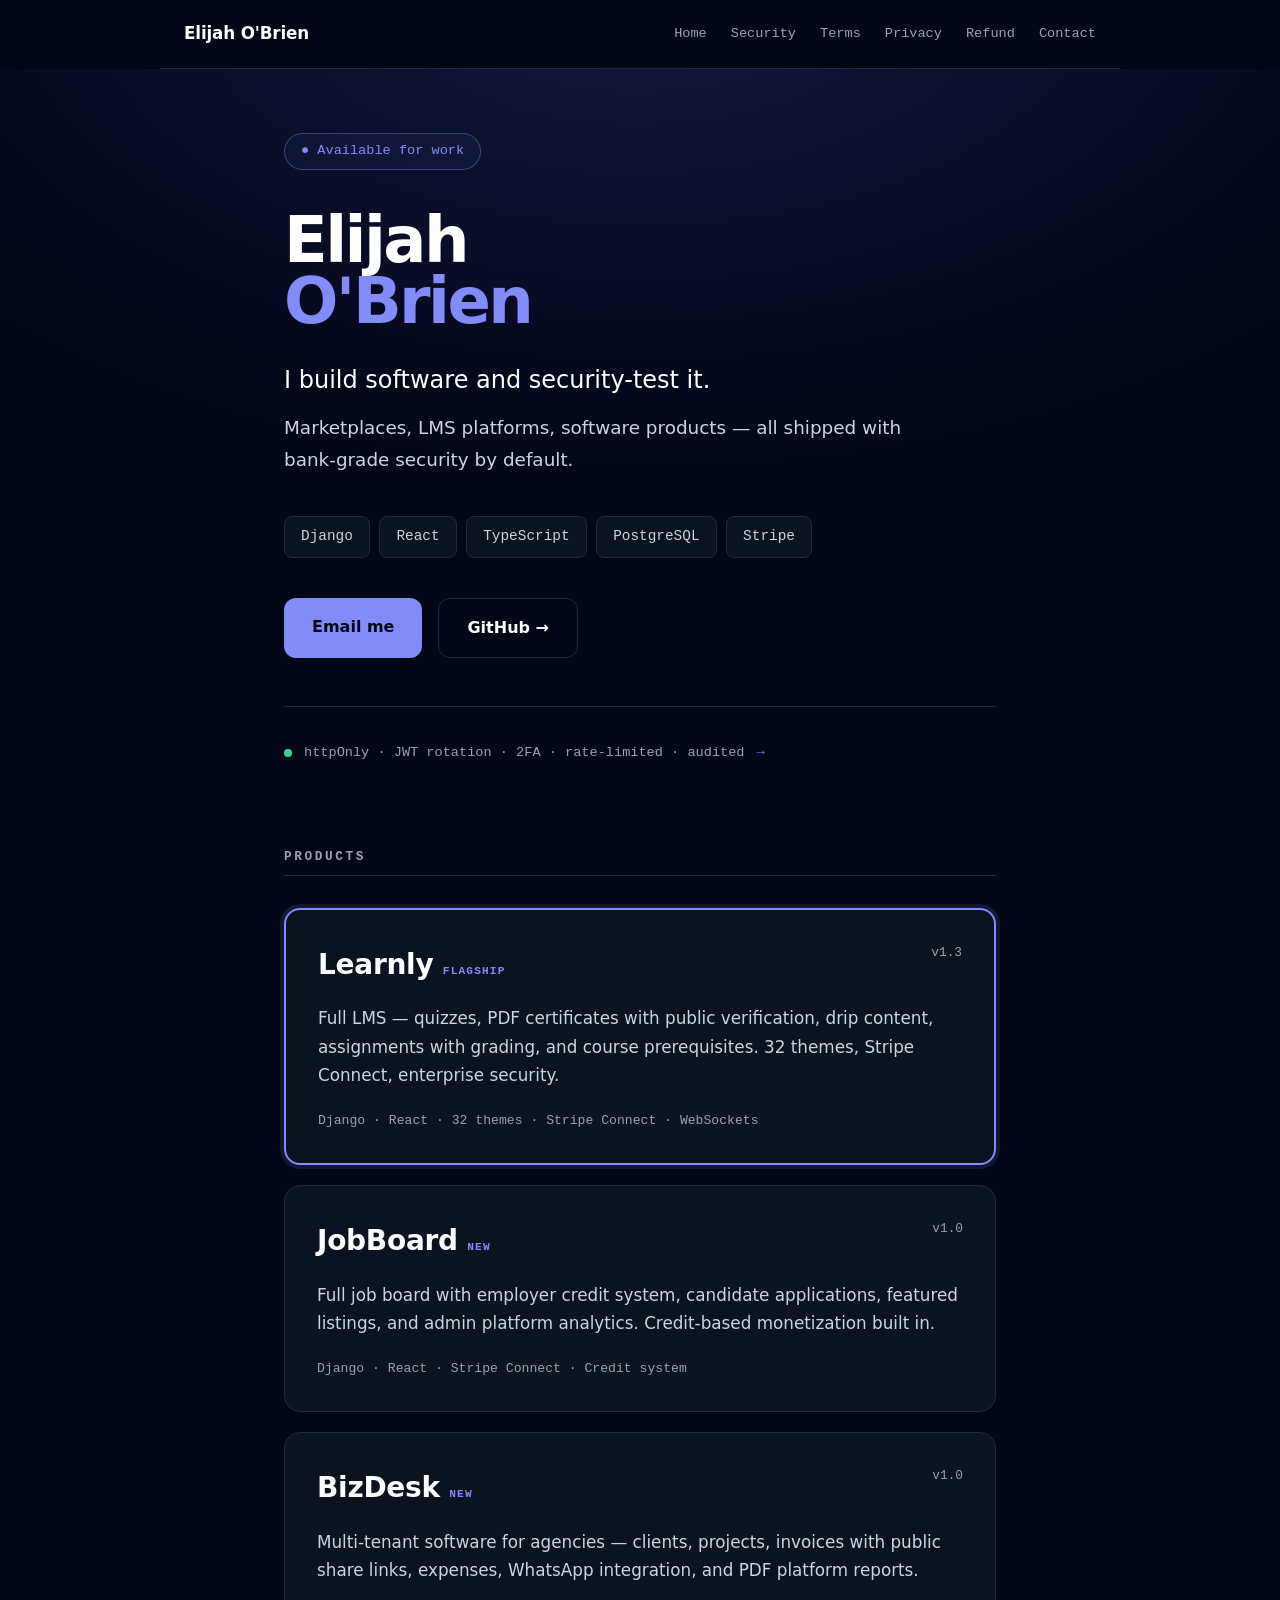
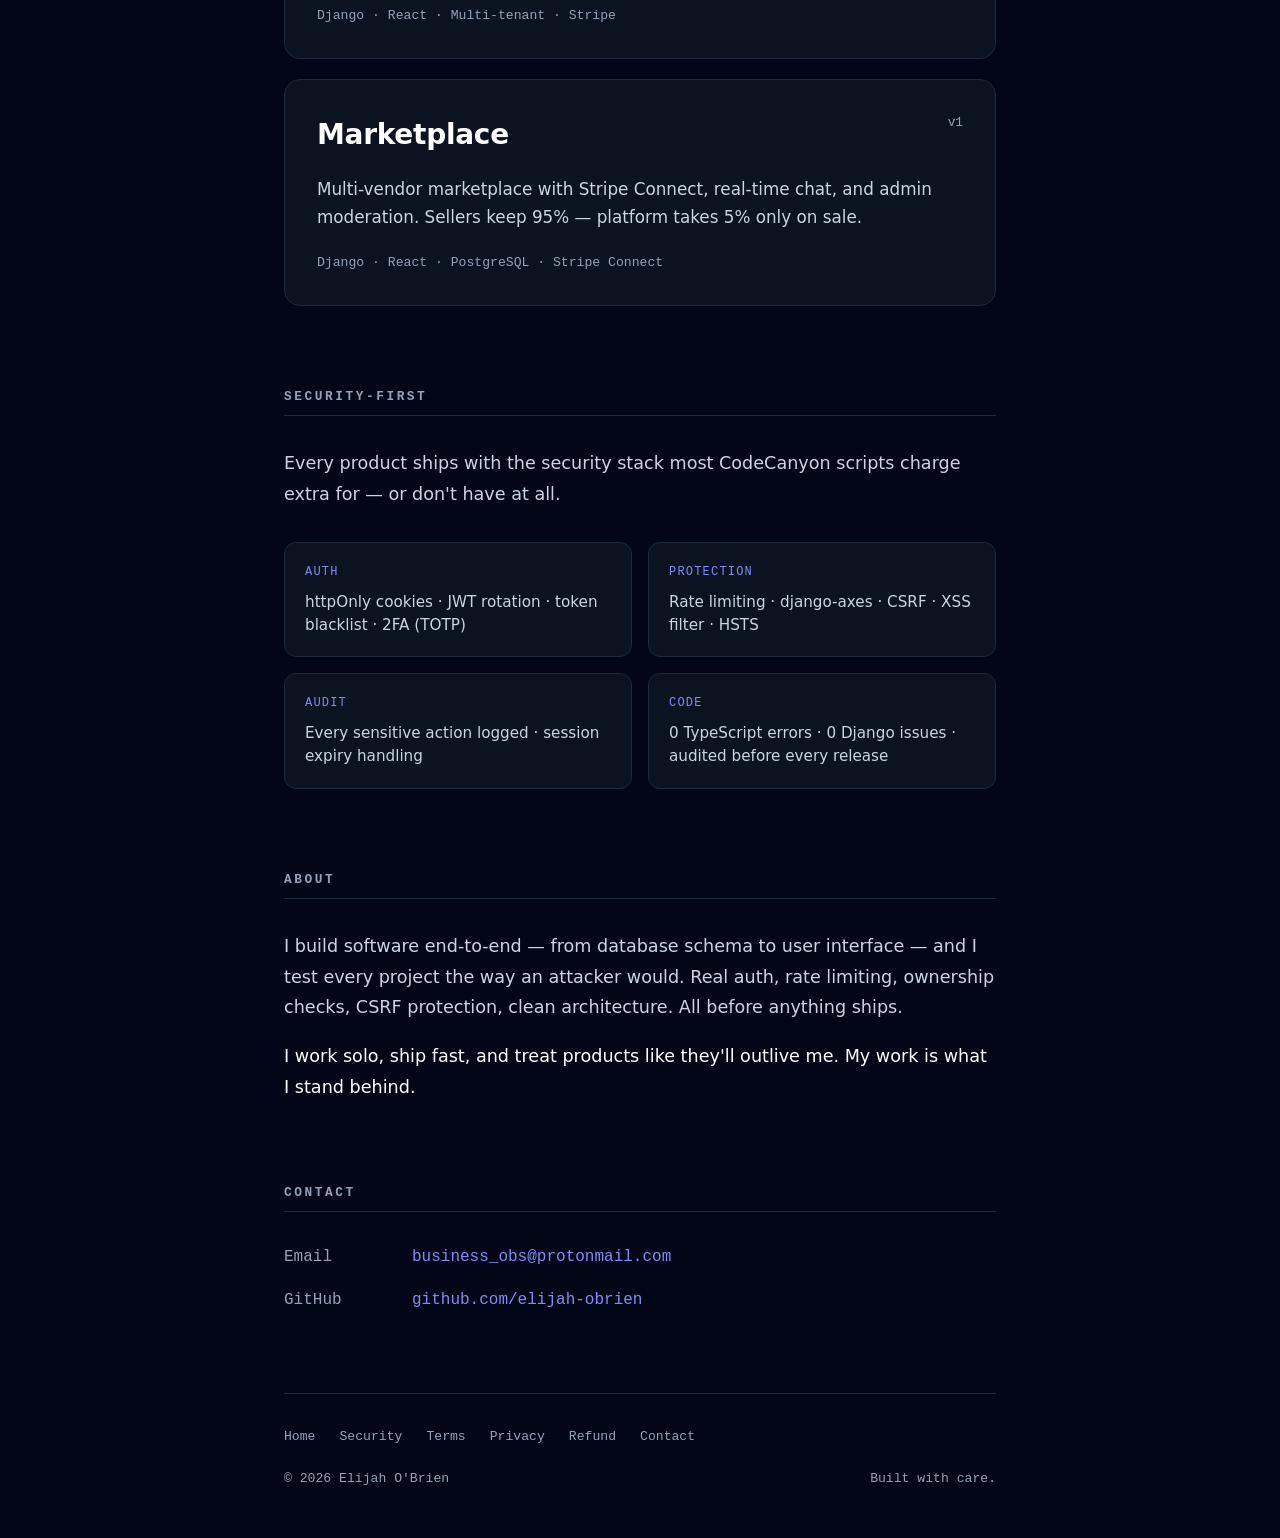
<file: index.html>
<!DOCTYPE html>
<html lang="en">
<head>
  <meta charset="UTF-8" />
  <meta name="viewport" content="width=device-width, initial-scale=1.0" />
  <title>Elijah O'Brien — Developer</title>
  <meta name="description" content="I build software and security-test it. Learnly, JobBoard, BizDesk, and the Marketplace — Django, React, TypeScript, PostgreSQL." />
  <link rel="stylesheet" href="assets/style.css" />
</head>
<body>
  <nav class="top-nav">
    <a href="index.html" class="brand">Elijah O&#39;Brien</a>
    <div class="links">
      <a href="index.html">Home</a>
      <a href="security.html">Security</a>
      <a href="terms.html">Terms</a>
      <a href="privacy.html">Privacy</a>
      <a href="refund.html">Refund</a>
      <a href="contact.html">Contact</a>
    </div>
  </nav>

  <div class="glow">
    <main class="wrap">

      <!-- HERO -->
      <section>
        <div class="hero-badge">● Available for work</div>
        <h1 class="hero-title">Elijah<br/><span class="accent">O'Brien</span></h1>
        <p class="hero-lead">I build software and security-test it.</p>
        <p class="hero-sub">Marketplaces, LMS platforms, software products — all shipped with bank-grade security by default.</p>

        <div class="stack-chips">
          <span class="chip">Django</span>
          <span class="chip">React</span>
          <span class="chip">TypeScript</span>
          <span class="chip">PostgreSQL</span>
          <span class="chip">Stripe</span>
        </div>

        <div class="btn-row">
          <a href="mailto:business_obs@protonmail.com" class="btn btn-primary">Email me</a>
          <a href="https://github.com/elijah-obrien" target="_blank" rel="noopener" class="btn btn-secondary">GitHub →</a>
        </div>

        <div style="padding-top:2rem; border-top:1px solid var(--border);">
          <a href="security.html" style="display:inline-flex; align-items:center; gap:0.75rem; font-family:'Monaco','Menlo','Ubuntu Mono',monospace; font-size:0.85rem; color:var(--muted);">
            <span style="display:inline-block; width:8px; height:8px; border-radius:50%; background:#34d399;"></span>
            httpOnly · JWT rotation · 2FA · rate-limited · audited
            <span style="color:var(--accent);">→</span>
          </a>
        </div>
      </section>

      <!-- PRODUCTS -->
      <section>
        <h2 class="section-label">Products</h2>

        <div class="product-card flagship">
          <div class="product-head">
            <h3 class="product-title">Learnly <span class="product-badge">FLAGSHIP</span></h3>
            <span class="product-version">v1.3</span>
          </div>
          <p class="product-desc">Full LMS — quizzes, PDF certificates with public verification, drip content, assignments with grading, and course prerequisites. 32 themes, Stripe Connect, enterprise security.</p>
          <div class="product-tags">Django · React · 32 themes · Stripe Connect · WebSockets</div>
        </div>

        <div class="product-card">
          <div class="product-head">
            <h3 class="product-title">JobBoard <span class="product-badge">NEW</span></h3>
            <span class="product-version">v1.0</span>
          </div>
          <p class="product-desc">Full job board with employer credit system, candidate applications, featured listings, and admin platform analytics. Credit-based monetization built in.</p>
          <div class="product-tags">Django · React · Stripe Connect · Credit system</div>
        </div>

        <div class="product-card">
          <div class="product-head">
            <h3 class="product-title">BizDesk <span class="product-badge">NEW</span></h3>
            <span class="product-version">v1.0</span>
          </div>
          <p class="product-desc">Multi-tenant software for agencies — clients, projects, invoices with public share links, expenses, WhatsApp integration, and PDF platform reports.</p>
          <div class="product-tags">Django · React · Multi-tenant · Stripe</div>
        </div>

        <div class="product-card">
          <div class="product-head">
            <h3 class="product-title">Marketplace</h3>
            <span class="product-version">v1</span>
          </div>
          <p class="product-desc">Multi-vendor marketplace with Stripe Connect, real-time chat, and admin moderation. Sellers keep 95% — platform takes 5% only on sale.</p>
          <div class="product-tags">Django · React · PostgreSQL · Stripe Connect</div>
        </div>
      </section>

      <!-- SECURITY -->
      <section>
        <h2 class="section-label">Security-first</h2>
        <p style="font-size:1.1rem; color:var(--body); margin-bottom:2rem;">Every product ships with the security stack most CodeCanyon scripts charge extra for — or don't have at all.</p>
        <div class="security-grid">
          <div class="security-box">
            <div class="label">AUTH</div>
            <div class="text">httpOnly cookies · JWT rotation · token blacklist · 2FA (TOTP)</div>
          </div>
          <div class="security-box">
            <div class="label">PROTECTION</div>
            <div class="text">Rate limiting · django-axes · CSRF · XSS filter · HSTS</div>
          </div>
          <div class="security-box">
            <div class="label">AUDIT</div>
            <div class="text">Every sensitive action logged · session expiry handling</div>
          </div>
          <div class="security-box">
            <div class="label">CODE</div>
            <div class="text">0 TypeScript errors · 0 Django issues · audited before every release</div>
          </div>
        </div>
      </section>

      <!-- ABOUT -->
      <section>
        <h2 class="section-label">About</h2>
        <p style="font-size:1.1rem; color:var(--body); line-height:1.75;">I build software end-to-end — from database schema to user interface — and I test every project the way an attacker would. Real auth, rate limiting, ownership checks, CSRF protection, clean architecture. All before anything ships.</p>
        <p style="font-size:1.1rem; color:#fff; line-height:1.75;">I work solo, ship fast, and treat products like they'll outlive me. My work is what I stand behind.</p>
      </section>

      <!-- CONTACT -->
      <section>
        <h2 class="section-label">Contact</h2>
        <div class="contact-block">
          <span class="label">Email</span>
          <a class="value" href="mailto:business_obs@protonmail.com">business_obs@protonmail.com</a>
        </div>
        <div class="contact-block">
          <span class="label">GitHub</span>
          <a class="value" href="https://github.com/elijah-obrien" target="_blank" rel="noopener">github.com/elijah-obrien</a>
        </div>
      </section>

      <footer class="foot">
        <div class="foot-links">
          <a href="index.html">Home</a>
          <a href="security.html">Security</a>
          <a href="terms.html">Terms</a>
          <a href="privacy.html">Privacy</a>
          <a href="refund.html">Refund</a>
          <a href="contact.html">Contact</a>
        </div>
        <div class="foot-copy">
          <span>© 2026 Elijah O&#39;Brien</span>
          <span>Built with care.</span>
        </div>
      </footer>
    </main>
  </div>
</body>
</html>
</file>
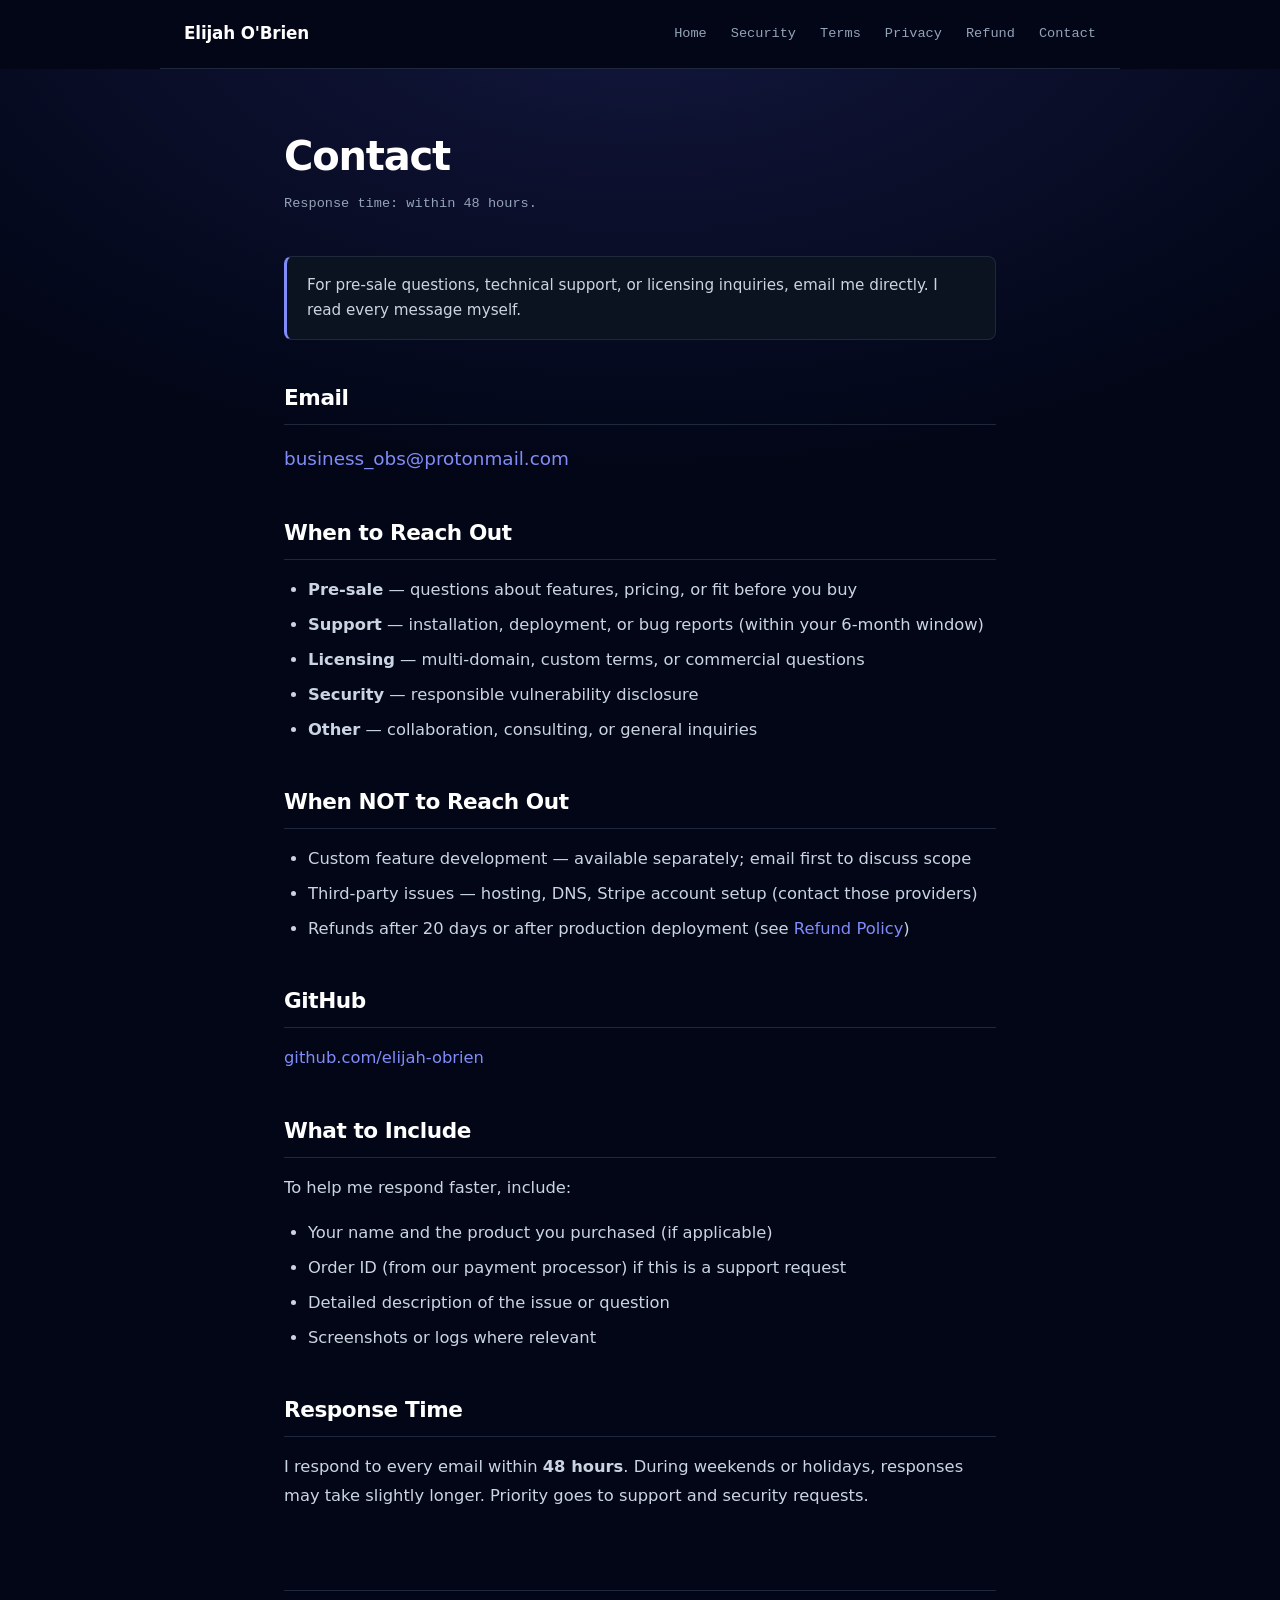
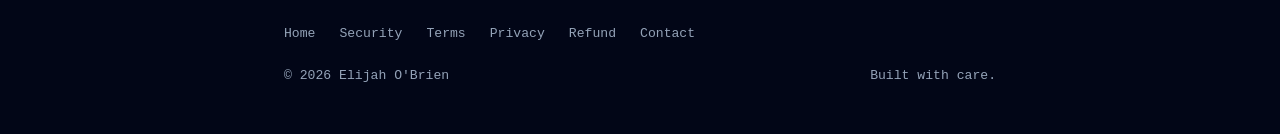
<file: contact.html>
<!DOCTYPE html>
<html lang="en">
<head>
  <meta charset="UTF-8" />
  <meta name="viewport" content="width=device-width, initial-scale=1.0" />
  <title>Contact — Elijah O'Brien</title>
  <meta name="description" content="Get in touch — pre-sale, support, licensing, and security disclosures." />
  <link rel="stylesheet" href="assets/style.css" />
</head>
<body>
  <nav class="top-nav">
    <a href="index.html" class="brand">Elijah O&#39;Brien</a>
    <div class="links">
      <a href="index.html">Home</a>
      <a href="security.html">Security</a>
      <a href="terms.html">Terms</a>
      <a href="privacy.html">Privacy</a>
      <a href="refund.html">Refund</a>
      <a href="contact.html">Contact</a>
    </div>
  </nav>
  <div class="glow">
    <main class="wrap">
      <h1>Contact</h1>
      <p class="meta">Response time: within 48 hours.</p>

      <div class="note">
        For pre-sale questions, technical support, or licensing inquiries, email me directly. I read every message myself.
      </div>

      <h2>Email</h2>
      <p style="font-size:1.15rem;"><a href="mailto:business_obs@protonmail.com">business_obs@protonmail.com</a></p>

      <h2>When to Reach Out</h2>
      <ul>
        <li><strong>Pre-sale</strong> — questions about features, pricing, or fit before you buy</li>
        <li><strong>Support</strong> — installation, deployment, or bug reports (within your 6-month window)</li>
        <li><strong>Licensing</strong> — multi-domain, custom terms, or commercial questions</li>
        <li><strong>Security</strong> — responsible vulnerability disclosure</li>
        <li><strong>Other</strong> — collaboration, consulting, or general inquiries</li>
      </ul>

      <h2>When NOT to Reach Out</h2>
      <ul>
        <li>Custom feature development — available separately; email first to discuss scope</li>
        <li>Third-party issues — hosting, DNS, Stripe account setup (contact those providers)</li>
        <li>Refunds after 20 days or after production deployment (see <a href="refund.html">Refund Policy</a>)</li>
      </ul>

      <h2>GitHub</h2>
      <p><a href="https://github.com/elijah-obrien" target="_blank" rel="noopener">github.com/elijah-obrien</a></p>

      <h2>What to Include</h2>
      <p>To help me respond faster, include:</p>
      <ul>
        <li>Your name and the product you purchased (if applicable)</li>
        <li>Order ID (from our payment processor) if this is a support request</li>
        <li>Detailed description of the issue or question</li>
        <li>Screenshots or logs where relevant</li>
      </ul>

      <h2>Response Time</h2>
      <p>I respond to every email within <strong>48 hours</strong>. During weekends or holidays, responses may take slightly longer. Priority goes to support and security requests.</p>

      <footer class="foot">
        <div class="foot-links">
          <a href="index.html">Home</a>
          <a href="security.html">Security</a>
          <a href="terms.html">Terms</a>
          <a href="privacy.html">Privacy</a>
          <a href="refund.html">Refund</a>
          <a href="contact.html">Contact</a>
        </div>
        <div class="foot-copy">
          <span>© 2026 Elijah O&#39;Brien</span>
          <span>Built with care.</span>
        </div>
      </footer>
    </main>
  </div>
</body>
</html>
</file>
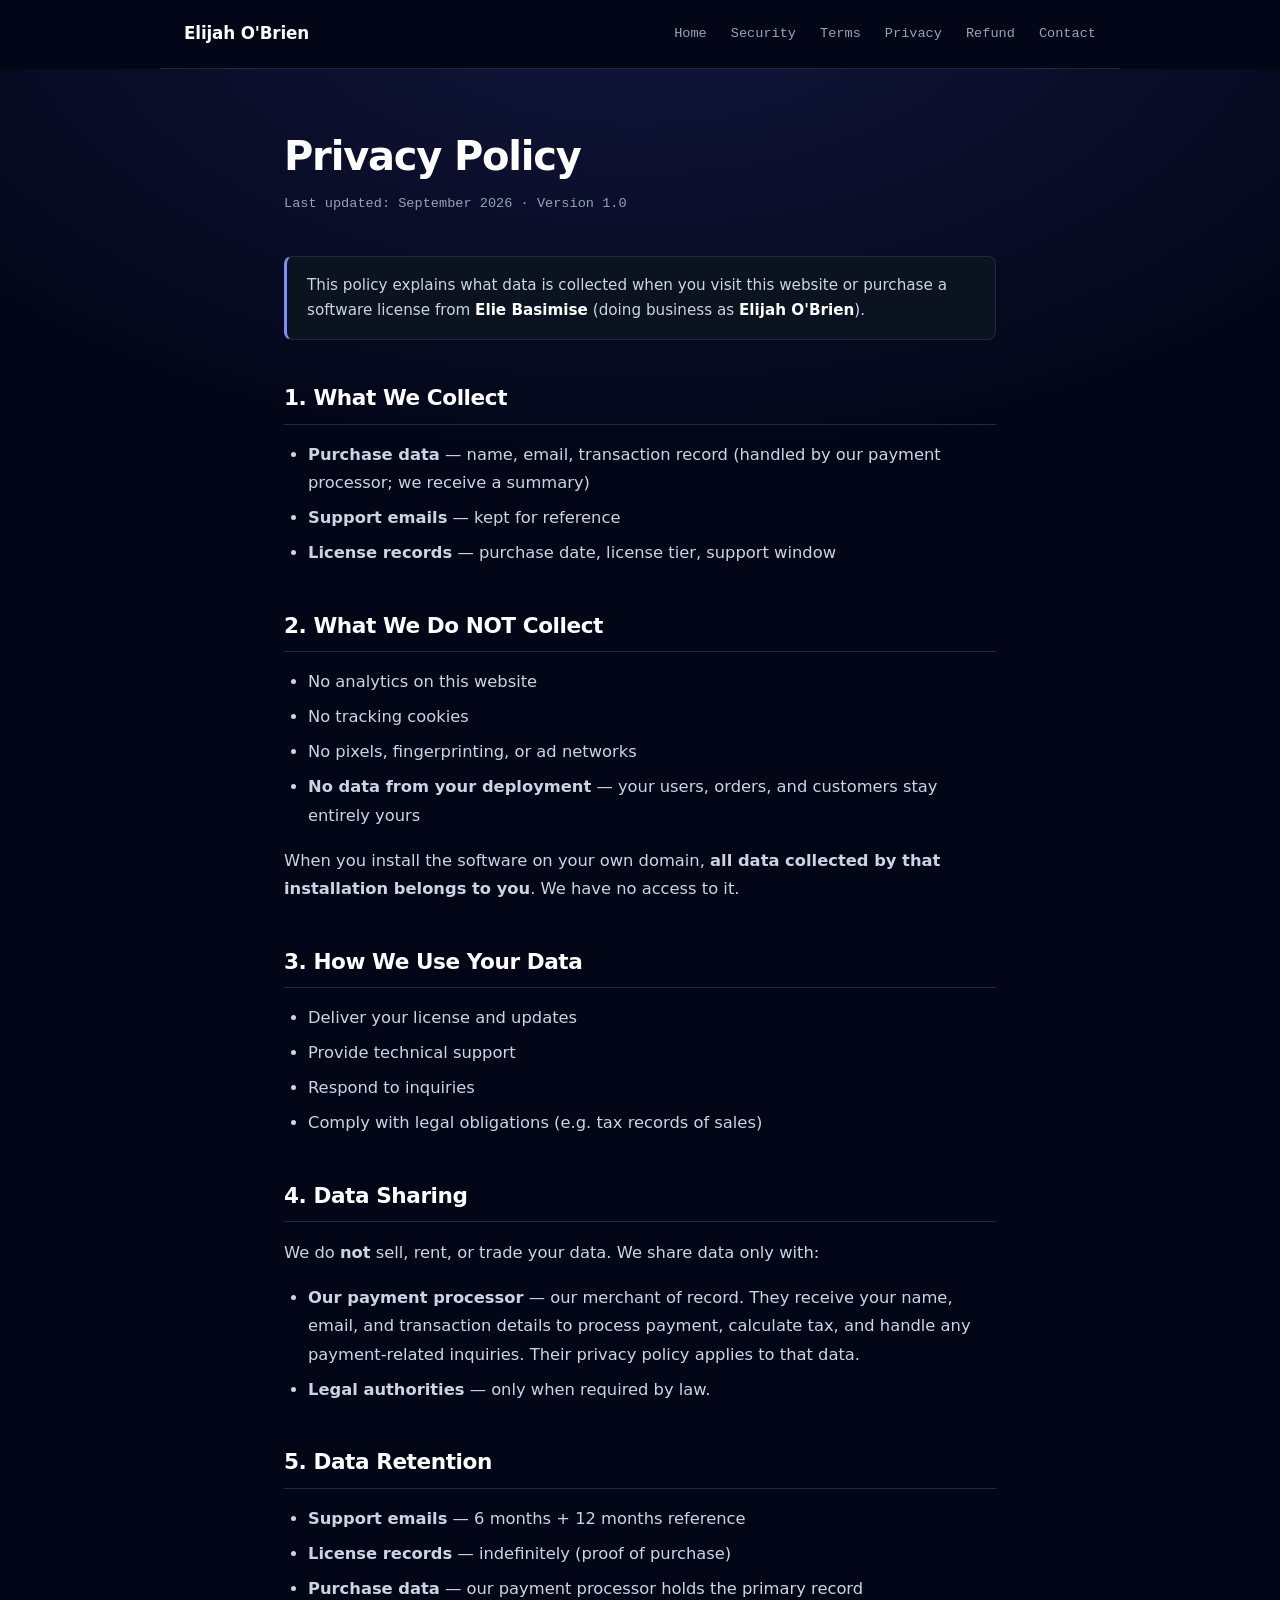
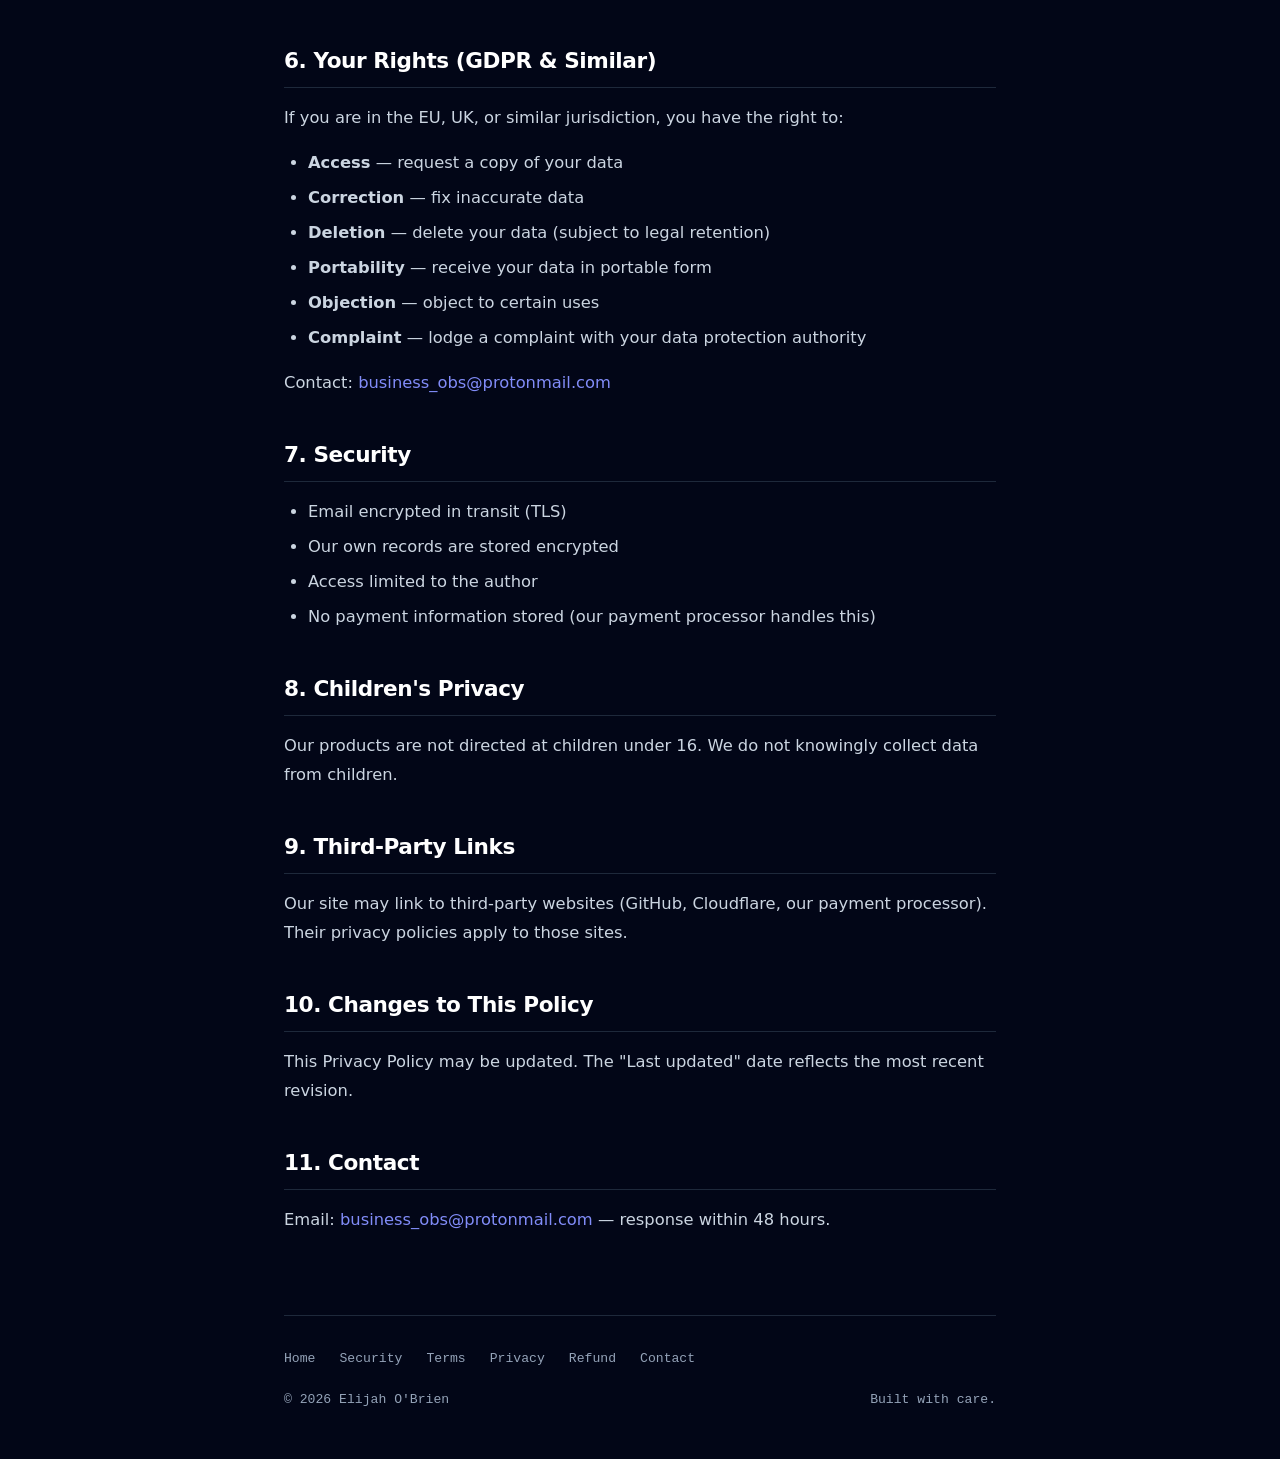
<file: privacy.html>
<!DOCTYPE html>
<html lang="en">
<head>
  <meta charset="UTF-8" />
  <meta name="viewport" content="width=device-width, initial-scale=1.0" />
  <title>Privacy Policy — Elijah O'Brien</title>
  <meta name="description" content="Privacy Policy — no tracking, no analytics, GDPR-clean." />
  <link rel="stylesheet" href="assets/style.css" />
</head>
<body>
  <nav class="top-nav">
    <a href="index.html" class="brand">Elijah O&#39;Brien</a>
    <div class="links">
      <a href="index.html">Home</a>
      <a href="security.html">Security</a>
      <a href="terms.html">Terms</a>
      <a href="privacy.html">Privacy</a>
      <a href="refund.html">Refund</a>
      <a href="contact.html">Contact</a>
    </div>
  </nav>
  <div class="glow">
    <main class="wrap">
      <h1>Privacy Policy</h1>
      <p class="meta">Last updated: September 2026 · Version 1.0</p>

      <div class="note">
        This policy explains what data is collected when you visit this website or purchase a software license from <strong>Elie Basimise</strong> (doing business as <strong>Elijah O'Brien</strong>).
      </div>

      <h2>1. What We Collect</h2>
      <ul>
        <li><strong>Purchase data</strong> — name, email, transaction record (handled by our payment processor; we receive a summary)</li>
        <li><strong>Support emails</strong> — kept for reference</li>
        <li><strong>License records</strong> — purchase date, license tier, support window</li>
      </ul>

      <h2>2. What We Do NOT Collect</h2>
      <ul>
        <li>No analytics on this website</li>
        <li>No tracking cookies</li>
        <li>No pixels, fingerprinting, or ad networks</li>
        <li><strong>No data from your deployment</strong> — your users, orders, and customers stay entirely yours</li>
      </ul>
      <p>When you install the software on your own domain, <strong>all data collected by that installation belongs to you</strong>. We have no access to it.</p>

      <h2>3. How We Use Your Data</h2>
      <ul>
        <li>Deliver your license and updates</li>
        <li>Provide technical support</li>
        <li>Respond to inquiries</li>
        <li>Comply with legal obligations (e.g. tax records of sales)</li>
      </ul>

      <h2>4. Data Sharing</h2>
      <p>We do <strong>not</strong> sell, rent, or trade your data. We share data only with:</p>
      <ul>
        <li><strong>Our payment processor</strong> — our merchant of record. They receive your name, email, and transaction details to process payment, calculate tax, and handle any payment-related inquiries. Their privacy policy applies to that data.</li>
        <li><strong>Legal authorities</strong> — only when required by law.</li>
      </ul>

      <h2>5. Data Retention</h2>
      <ul>
        <li><strong>Support emails</strong> — 6 months + 12 months reference</li>
        <li><strong>License records</strong> — indefinitely (proof of purchase)</li>
        <li><strong>Purchase data</strong> — our payment processor holds the primary record</li>
      </ul>

      <h2>6. Your Rights (GDPR & Similar)</h2>
      <p>If you are in the EU, UK, or similar jurisdiction, you have the right to:</p>
      <ul>
        <li><strong>Access</strong> — request a copy of your data</li>
        <li><strong>Correction</strong> — fix inaccurate data</li>
        <li><strong>Deletion</strong> — delete your data (subject to legal retention)</li>
        <li><strong>Portability</strong> — receive your data in portable form</li>
        <li><strong>Objection</strong> — object to certain uses</li>
        <li><strong>Complaint</strong> — lodge a complaint with your data protection authority</li>
      </ul>
      <p>Contact: <a href="mailto:business_obs@protonmail.com">business_obs@protonmail.com</a></p>

      <h2>7. Security</h2>
      <ul>
        <li>Email encrypted in transit (TLS)</li>
        <li>Our own records are stored encrypted</li>
        <li>Access limited to the author</li>
        <li>No payment information stored (our payment processor handles this)</li>
      </ul>

      <h2>8. Children's Privacy</h2>
      <p>Our products are not directed at children under 16. We do not knowingly collect data from children.</p>

      <h2>9. Third-Party Links</h2>
      <p>Our site may link to third-party websites (GitHub, Cloudflare, our payment processor). Their privacy policies apply to those sites.</p>

      <h2>10. Changes to This Policy</h2>
      <p>This Privacy Policy may be updated. The "Last updated" date reflects the most recent revision.</p>

      <h2>11. Contact</h2>
      <p>Email: <a href="mailto:business_obs@protonmail.com">business_obs@protonmail.com</a> — response within 48 hours.</p>

      <footer class="foot">
        <div class="foot-links">
          <a href="index.html">Home</a>
          <a href="security.html">Security</a>
          <a href="terms.html">Terms</a>
          <a href="privacy.html">Privacy</a>
          <a href="refund.html">Refund</a>
          <a href="contact.html">Contact</a>
        </div>
        <div class="foot-copy">
          <span>© 2026 Elijah O&#39;Brien</span>
          <span>Built with care.</span>
        </div>
      </footer>
    </main>
  </div>
</body>
</html>
</file>
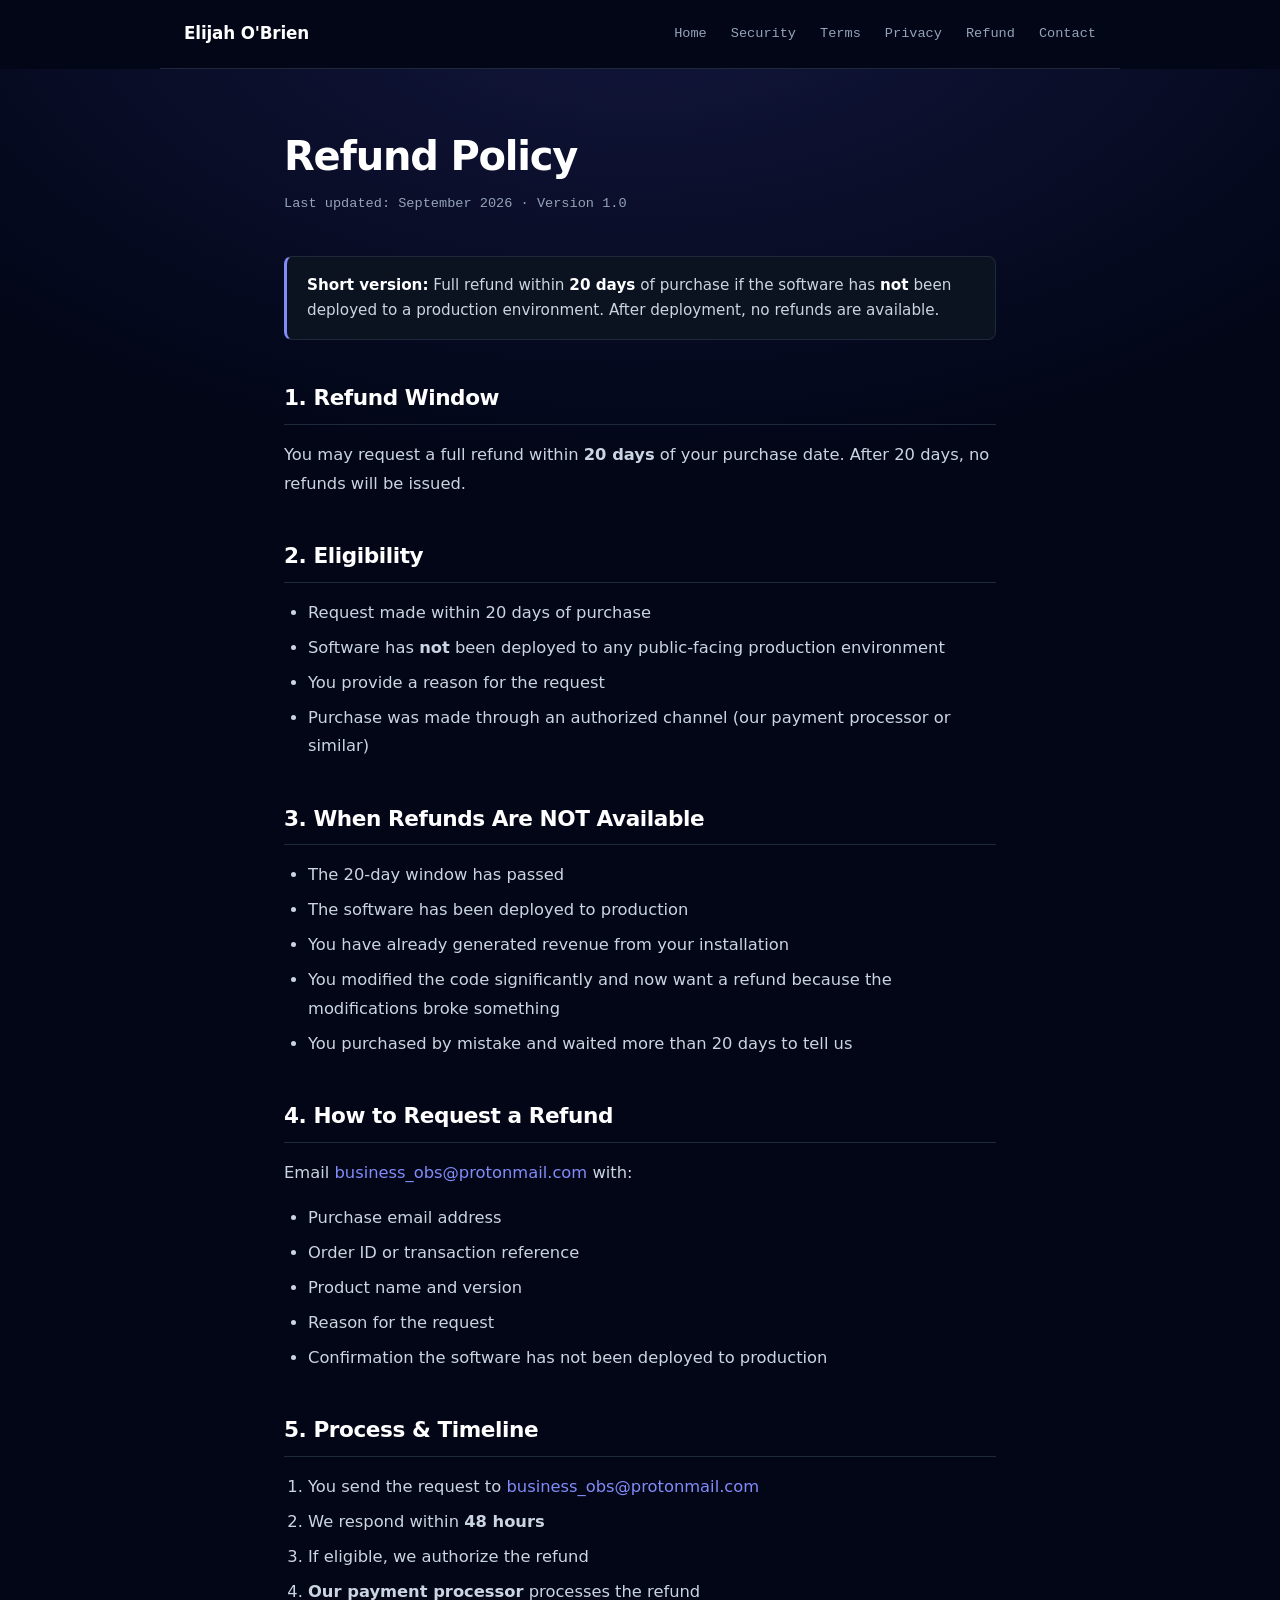
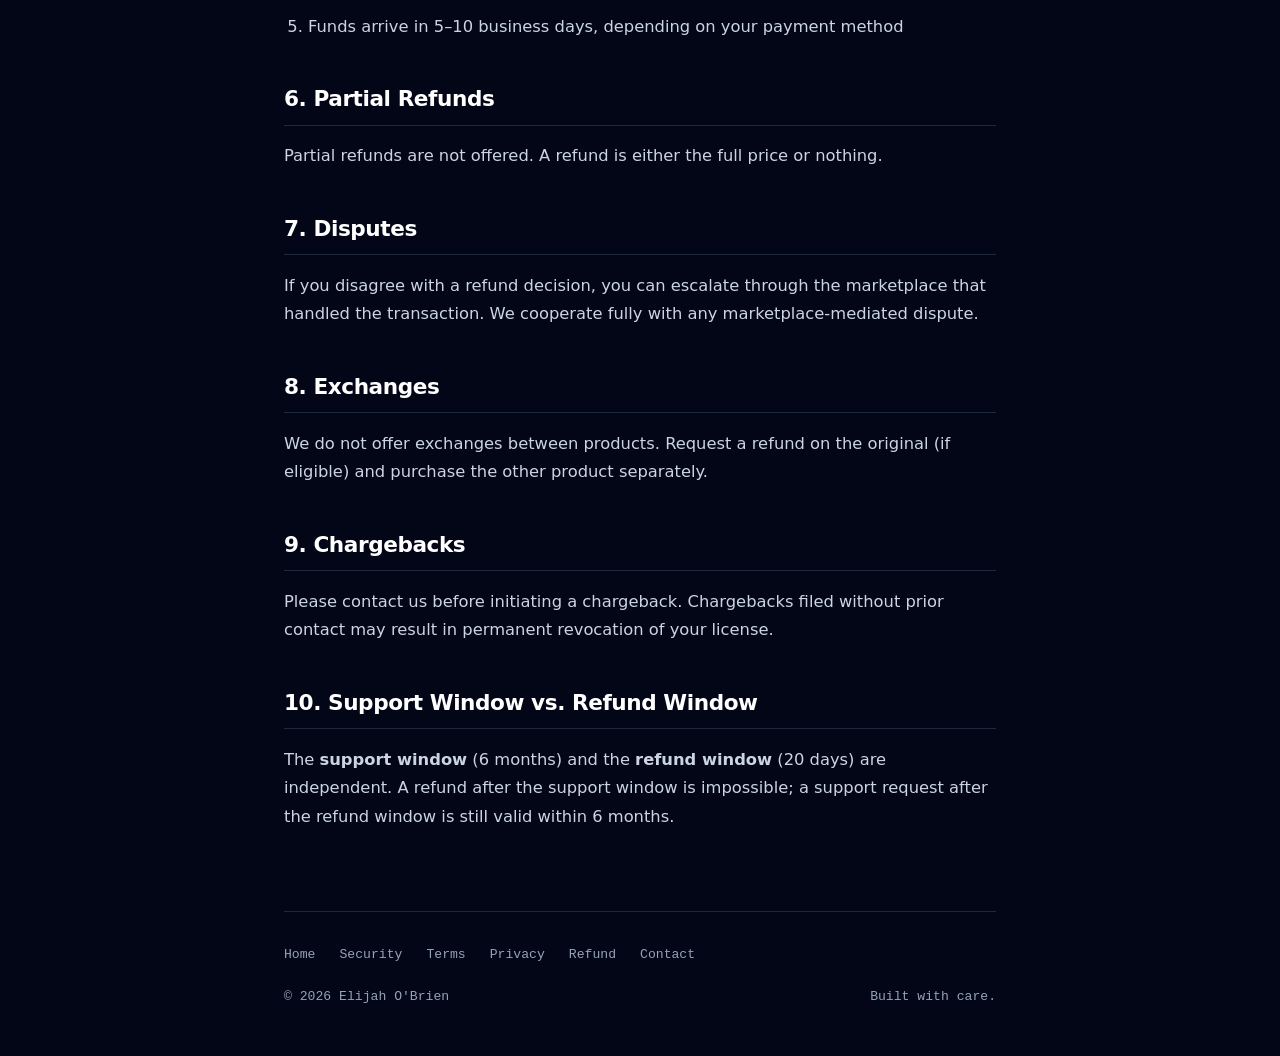
<file: refund.html>
<!DOCTYPE html>
<html lang="en">
<head>
  <meta charset="UTF-8" />
  <meta name="viewport" content="width=device-width, initial-scale=1.0" />
  <title>Refund Policy — Elijah O'Brien</title>
  <meta name="description" content="Refund Policy — 20-day window, clear process." />
  <link rel="stylesheet" href="assets/style.css" />
</head>
<body>
  <nav class="top-nav">
    <a href="index.html" class="brand">Elijah O&#39;Brien</a>
    <div class="links">
      <a href="index.html">Home</a>
      <a href="security.html">Security</a>
      <a href="terms.html">Terms</a>
      <a href="privacy.html">Privacy</a>
      <a href="refund.html">Refund</a>
      <a href="contact.html">Contact</a>
    </div>
  </nav>
  <div class="glow">
    <main class="wrap">
      <h1>Refund Policy</h1>
      <p class="meta">Last updated: September 2026 · Version 1.0</p>

      <div class="note">
        <strong>Short version:</strong> Full refund within <strong>20 days</strong> of purchase if the software has <strong>not</strong> been deployed to a production environment. After deployment, no refunds are available.
      </div>

      <h2>1. Refund Window</h2>
      <p>You may request a full refund within <strong>20 days</strong> of your purchase date. After 20 days, no refunds will be issued.</p>

      <h2>2. Eligibility</h2>
      <ul>
        <li>Request made within 20 days of purchase</li>
        <li>Software has <strong>not</strong> been deployed to any public-facing production environment</li>
        <li>You provide a reason for the request</li>
        <li>Purchase was made through an authorized channel (our payment processor or similar)</li>
      </ul>

      <h2>3. When Refunds Are NOT Available</h2>
      <ul>
        <li>The 20-day window has passed</li>
        <li>The software has been deployed to production</li>
        <li>You have already generated revenue from your installation</li>
        <li>You modified the code significantly and now want a refund because the modifications broke something</li>
        <li>You purchased by mistake and waited more than 20 days to tell us</li>
      </ul>

      <h2>4. How to Request a Refund</h2>
      <p>Email <a href="mailto:business_obs@protonmail.com">business_obs@protonmail.com</a> with:</p>
      <ul>
        <li>Purchase email address</li>
        <li>Order ID or transaction reference</li>
        <li>Product name and version</li>
        <li>Reason for the request</li>
        <li>Confirmation the software has not been deployed to production</li>
      </ul>

      <h2>5. Process & Timeline</h2>
      <ol>
        <li>You send the request to <a href="mailto:business_obs@protonmail.com">business_obs@protonmail.com</a></li>
        <li>We respond within <strong>48 hours</strong></li>
        <li>If eligible, we authorize the refund</li>
        <li><strong>Our payment processor</strong> processes the refund</li>
        <li>Funds arrive in 5–10 business days, depending on your payment method</li>
      </ol>

      <h2>6. Partial Refunds</h2>
      <p>Partial refunds are not offered. A refund is either the full price or nothing.</p>

      <h2>7. Disputes</h2>
      <p>If you disagree with a refund decision, you can escalate through the marketplace that handled the transaction. We cooperate fully with any marketplace-mediated dispute.</p>

      <h2>8. Exchanges</h2>
      <p>We do not offer exchanges between products. Request a refund on the original (if eligible) and purchase the other product separately.</p>

      <h2>9. Chargebacks</h2>
      <p>Please contact us before initiating a chargeback. Chargebacks filed without prior contact may result in permanent revocation of your license.</p>

      <h2>10. Support Window vs. Refund Window</h2>
      <p>The <strong>support window</strong> (6 months) and the <strong>refund window</strong> (20 days) are independent. A refund after the support window is impossible; a support request after the refund window is still valid within 6 months.</p>

      <footer class="foot">
        <div class="foot-links">
          <a href="index.html">Home</a>
          <a href="security.html">Security</a>
          <a href="terms.html">Terms</a>
          <a href="privacy.html">Privacy</a>
          <a href="refund.html">Refund</a>
          <a href="contact.html">Contact</a>
        </div>
        <div class="foot-copy">
          <span>© 2026 Elijah O&#39;Brien</span>
          <span>Built with care.</span>
        </div>
      </footer>
    </main>
  </div>
</body>
</html>
</file>
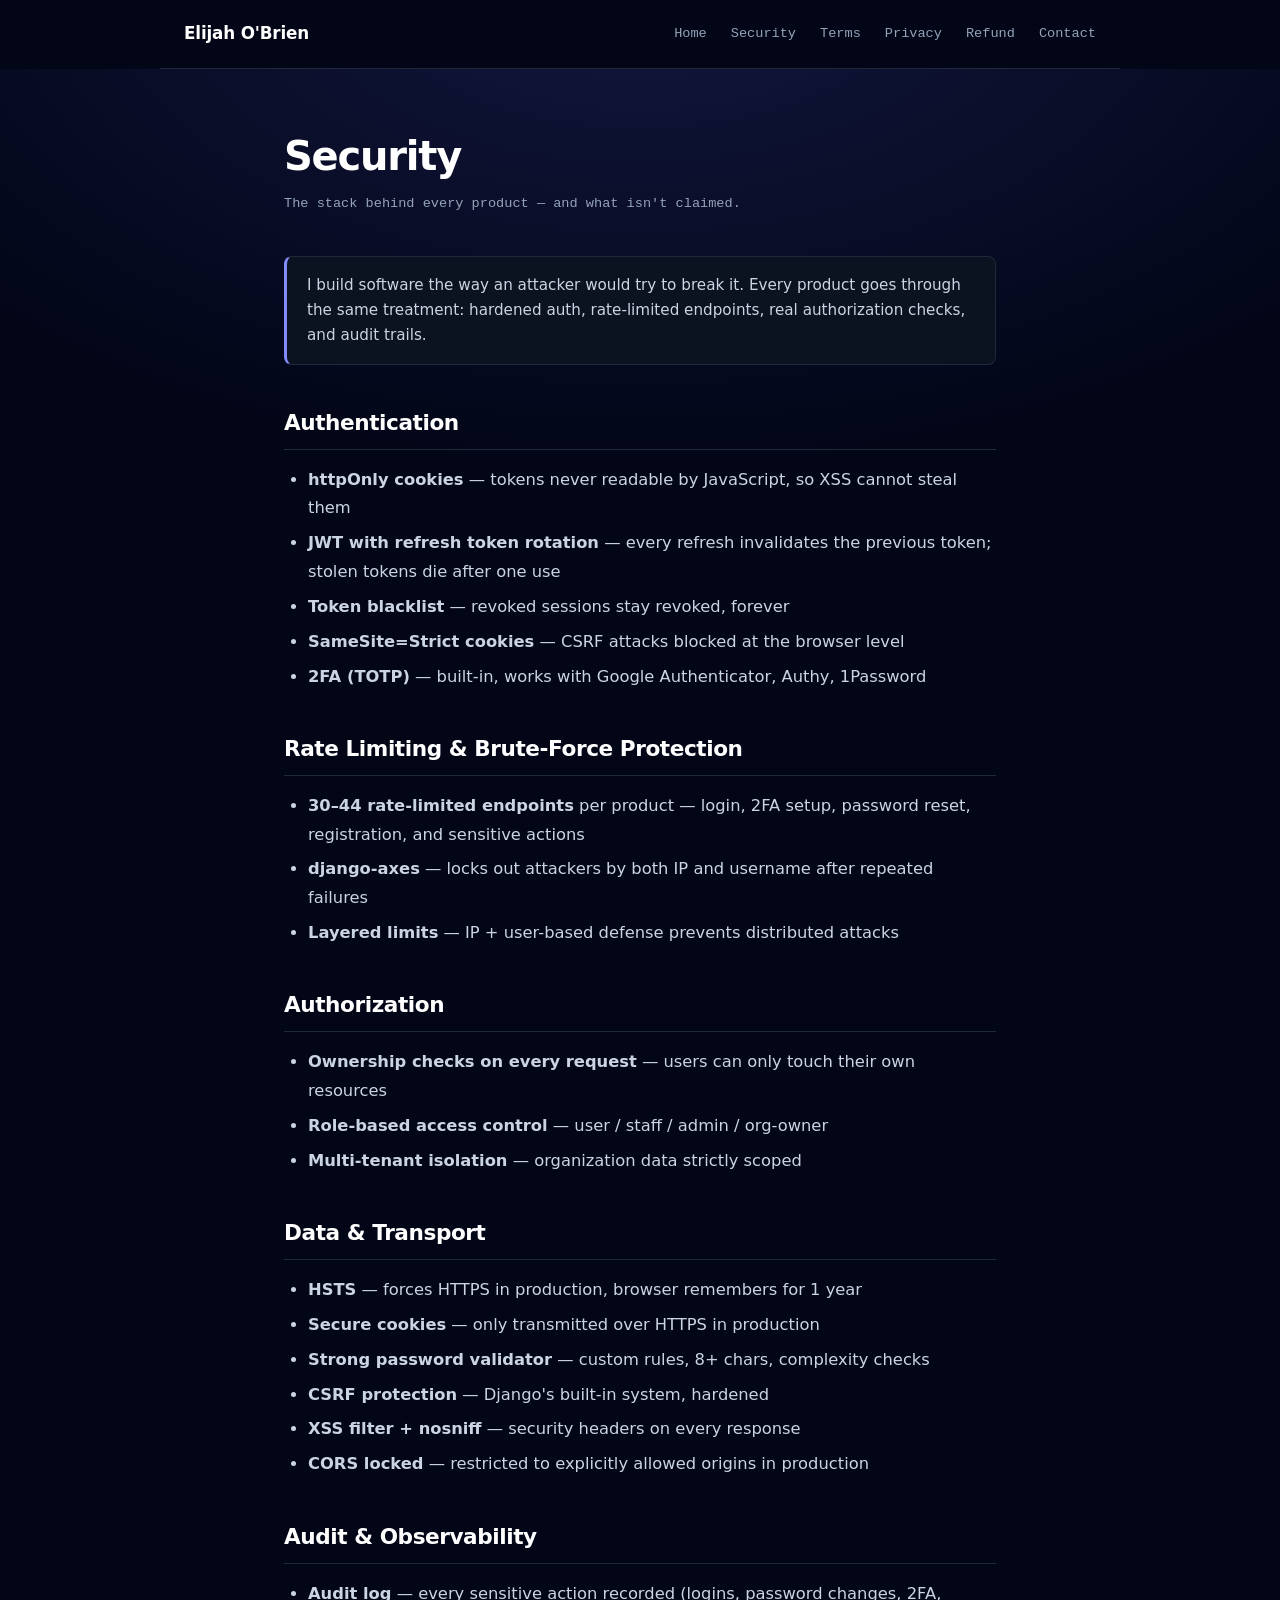
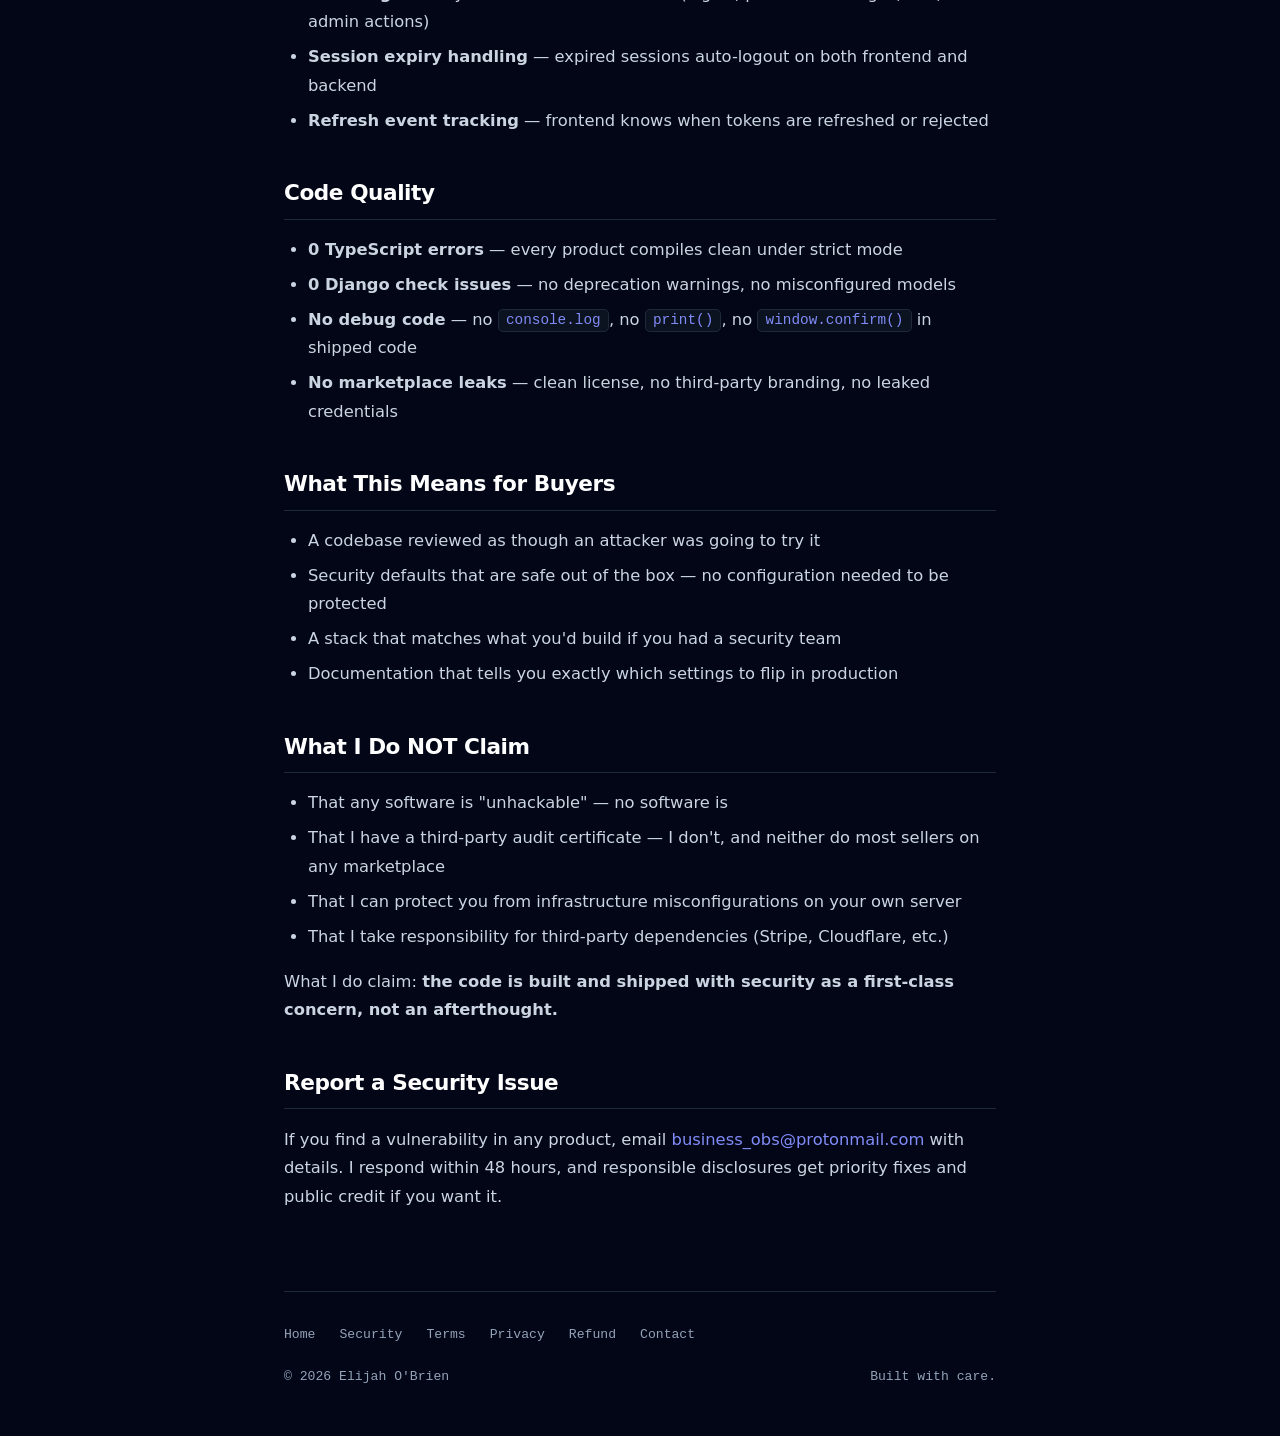
<file: security.html>
<!DOCTYPE html>
<html lang="en">
<head>
  <meta charset="UTF-8" />
  <meta name="viewport" content="width=device-width, initial-scale=1.0" />
  <title>Security — Elijah O'Brien</title>
  <meta name="description" content="The security stack behind every product — what's included and what isn't claimed." />
  <link rel="stylesheet" href="assets/style.css" />
</head>
<body>
  <nav class="top-nav">
    <a href="index.html" class="brand">Elijah O&#39;Brien</a>
    <div class="links">
      <a href="index.html">Home</a>
      <a href="security.html">Security</a>
      <a href="terms.html">Terms</a>
      <a href="privacy.html">Privacy</a>
      <a href="refund.html">Refund</a>
      <a href="contact.html">Contact</a>
    </div>
  </nav>
  <div class="glow">
    <main class="wrap">
      <h1>Security</h1>
      <p class="meta">The stack behind every product — and what isn't claimed.</p>

      <div class="note">
        I build software the way an attacker would try to break it. Every product goes through the same treatment: hardened auth, rate-limited endpoints, real authorization checks, and audit trails.
      </div>

      <h2>Authentication</h2>
      <ul>
        <li><strong>httpOnly cookies</strong> — tokens never readable by JavaScript, so XSS cannot steal them</li>
        <li><strong>JWT with refresh token rotation</strong> — every refresh invalidates the previous token; stolen tokens die after one use</li>
        <li><strong>Token blacklist</strong> — revoked sessions stay revoked, forever</li>
        <li><strong>SameSite=Strict cookies</strong> — CSRF attacks blocked at the browser level</li>
        <li><strong>2FA (TOTP)</strong> — built-in, works with Google Authenticator, Authy, 1Password</li>
      </ul>

      <h2>Rate Limiting & Brute-Force Protection</h2>
      <ul>
        <li><strong>30–44 rate-limited endpoints</strong> per product — login, 2FA setup, password reset, registration, and sensitive actions</li>
        <li><strong>django-axes</strong> — locks out attackers by both IP and username after repeated failures</li>
        <li><strong>Layered limits</strong> — IP + user-based defense prevents distributed attacks</li>
      </ul>

      <h2>Authorization</h2>
      <ul>
        <li><strong>Ownership checks on every request</strong> — users can only touch their own resources</li>
        <li><strong>Role-based access control</strong> — user / staff / admin / org-owner</li>
        <li><strong>Multi-tenant isolation</strong> — organization data strictly scoped</li>
      </ul>

      <h2>Data & Transport</h2>
      <ul>
        <li><strong>HSTS</strong> — forces HTTPS in production, browser remembers for 1 year</li>
        <li><strong>Secure cookies</strong> — only transmitted over HTTPS in production</li>
        <li><strong>Strong password validator</strong> — custom rules, 8+ chars, complexity checks</li>
        <li><strong>CSRF protection</strong> — Django's built-in system, hardened</li>
        <li><strong>XSS filter + nosniff</strong> — security headers on every response</li>
        <li><strong>CORS locked</strong> — restricted to explicitly allowed origins in production</li>
      </ul>

      <h2>Audit & Observability</h2>
      <ul>
        <li><strong>Audit log</strong> — every sensitive action recorded (logins, password changes, 2FA, admin actions)</li>
        <li><strong>Session expiry handling</strong> — expired sessions auto-logout on both frontend and backend</li>
        <li><strong>Refresh event tracking</strong> — frontend knows when tokens are refreshed or rejected</li>
      </ul>

      <h2>Code Quality</h2>
      <ul>
        <li><strong>0 TypeScript errors</strong> — every product compiles clean under strict mode</li>
        <li><strong>0 Django check issues</strong> — no deprecation warnings, no misconfigured models</li>
        <li><strong>No debug code</strong> — no <code>console.log</code>, no <code>print()</code>, no <code>window.confirm()</code> in shipped code</li>
        <li><strong>No marketplace leaks</strong> — clean license, no third-party branding, no leaked credentials</li>
      </ul>

      <h2>What This Means for Buyers</h2>
      <ul>
        <li>A codebase reviewed as though an attacker was going to try it</li>
        <li>Security defaults that are safe out of the box — no configuration needed to be protected</li>
        <li>A stack that matches what you'd build if you had a security team</li>
        <li>Documentation that tells you exactly which settings to flip in production</li>
      </ul>

      <h2>What I Do NOT Claim</h2>
      <ul>
        <li>That any software is "unhackable" — no software is</li>
        <li>That I have a third-party audit certificate — I don't, and neither do most sellers on any marketplace</li>
        <li>That I can protect you from infrastructure misconfigurations on your own server</li>
        <li>That I take responsibility for third-party dependencies (Stripe, Cloudflare, etc.)</li>
      </ul>
      <p>What I do claim: <strong>the code is built and shipped with security as a first-class concern, not an afterthought.</strong></p>

      <h2>Report a Security Issue</h2>
      <p>If you find a vulnerability in any product, email <a href="mailto:business_obs@protonmail.com">business_obs@protonmail.com</a> with details. I respond within 48 hours, and responsible disclosures get priority fixes and public credit if you want it.</p>

      <footer class="foot">
        <div class="foot-links">
          <a href="index.html">Home</a>
          <a href="security.html">Security</a>
          <a href="terms.html">Terms</a>
          <a href="privacy.html">Privacy</a>
          <a href="refund.html">Refund</a>
          <a href="contact.html">Contact</a>
        </div>
        <div class="foot-copy">
          <span>© 2026 Elijah O&#39;Brien</span>
          <span>Built with care.</span>
        </div>
      </footer>
    </main>
  </div>
</body>
</html>
</file>
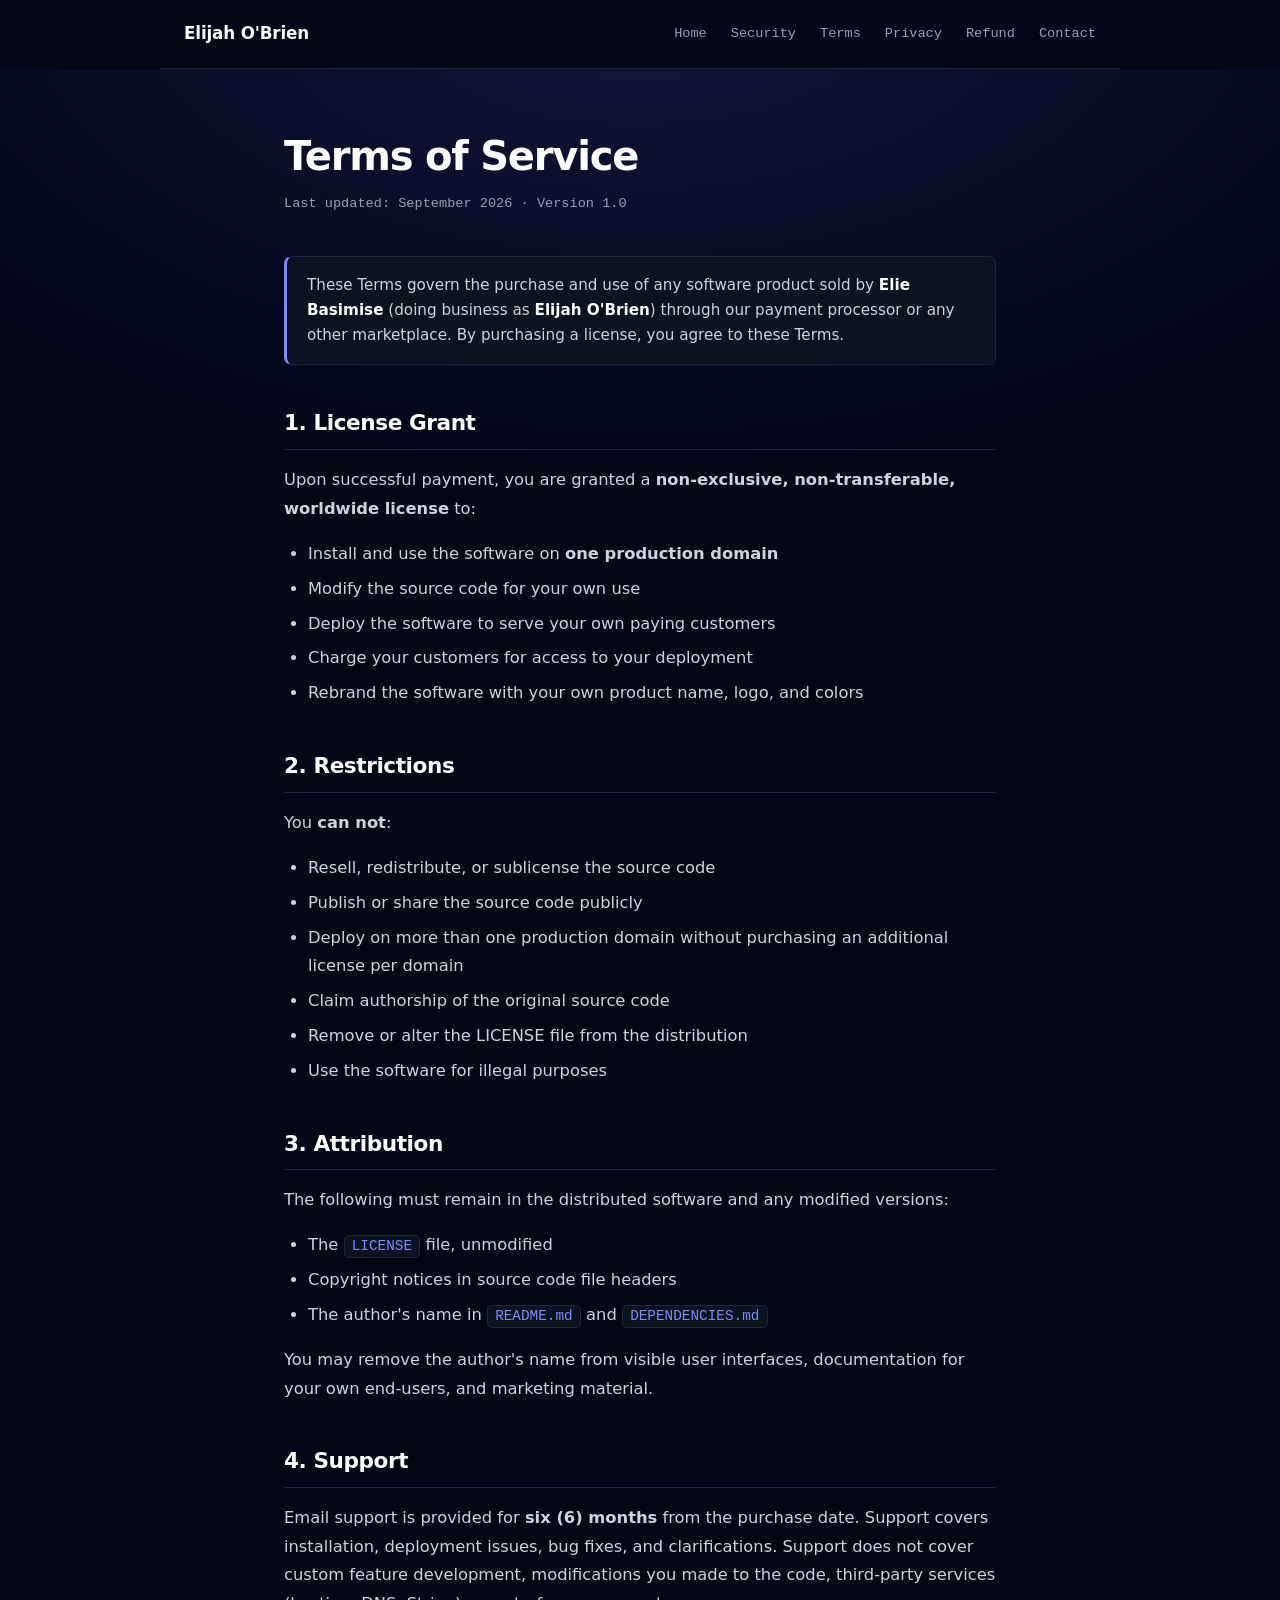
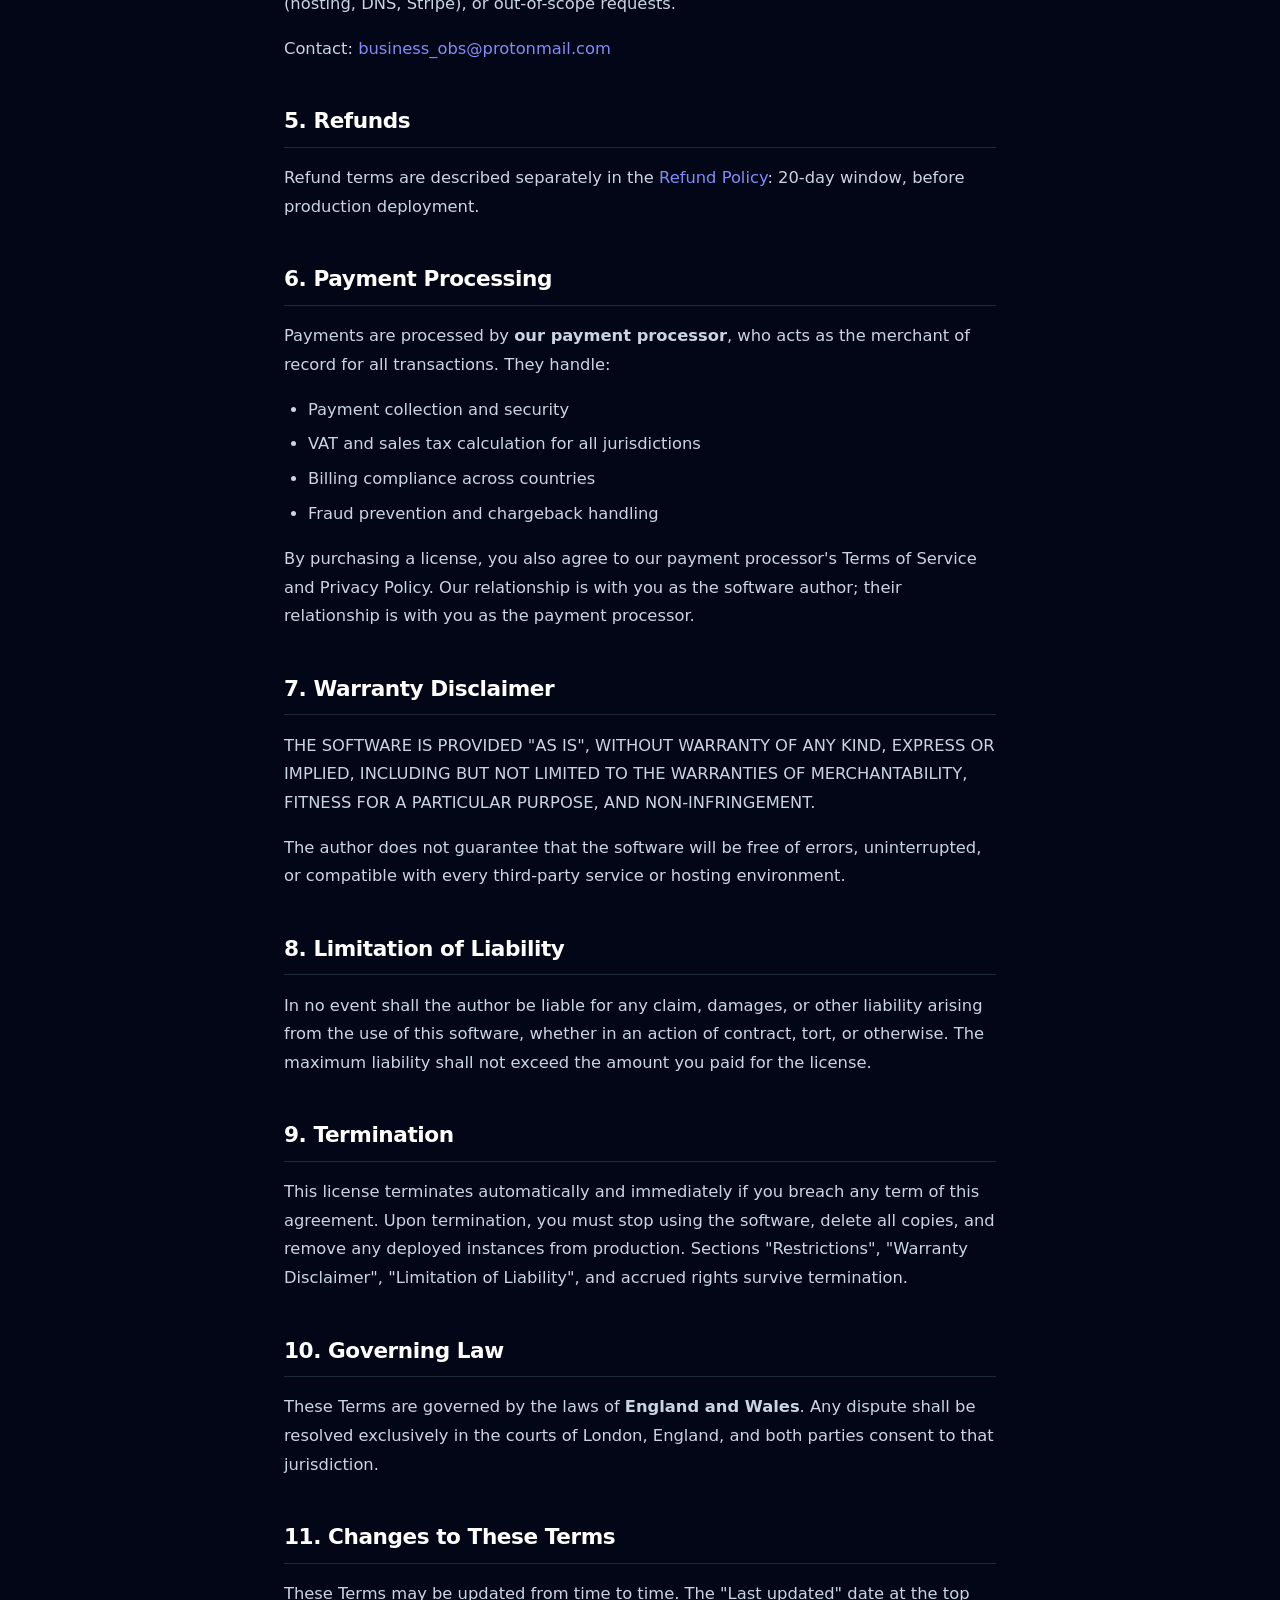
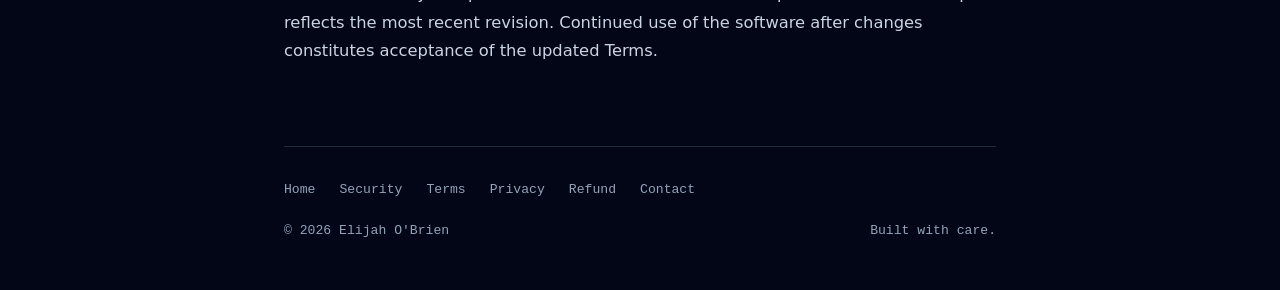
<file: terms.html>
<!DOCTYPE html>
<html lang="en">
<head>
  <meta charset="UTF-8" />
  <meta name="viewport" content="width=device-width, initial-scale=1.0" />
  <title>Terms of Service — Elijah O'Brien</title>
  <meta name="description" content="Terms of Service for software products sold by Elijah O'Brien." />
  <link rel="stylesheet" href="assets/style.css" />
</head>
<body>
  <nav class="top-nav">
    <a href="index.html" class="brand">Elijah O&#39;Brien</a>
    <div class="links">
      <a href="index.html">Home</a>
      <a href="security.html">Security</a>
      <a href="terms.html">Terms</a>
      <a href="privacy.html">Privacy</a>
      <a href="refund.html">Refund</a>
      <a href="contact.html">Contact</a>
    </div>
  </nav>
  <div class="glow">
    <main class="wrap">
      <h1>Terms of Service</h1>
      <p class="meta">Last updated: September 2026 · Version 1.0</p>

      <div class="note">
        These Terms govern the purchase and use of any software product sold by <strong>Elie Basimise</strong> (doing business as <strong>Elijah O'Brien</strong>) through our payment processor or any other marketplace. By purchasing a license, you agree to these Terms.
      </div>

      <h2>1. License Grant</h2>
      <p>Upon successful payment, you are granted a <strong>non-exclusive, non-transferable, worldwide license</strong> to:</p>
      <ul>
        <li>Install and use the software on <strong>one production domain</strong></li>
        <li>Modify the source code for your own use</li>
        <li>Deploy the software to serve your own paying customers</li>
        <li>Charge your customers for access to your deployment</li>
        <li>Rebrand the software with your own product name, logo, and colors</li>
      </ul>

      <h2>2. Restrictions</h2>
      <p>You <strong>can not</strong>:</p>
      <ul>
        <li>Resell, redistribute, or sublicense the source code</li>
        <li>Publish or share the source code publicly</li>
        <li>Deploy on more than one production domain without purchasing an additional license per domain</li>
        <li>Claim authorship of the original source code</li>
        <li>Remove or alter the LICENSE file from the distribution</li>
        <li>Use the software for illegal purposes</li>
      </ul>

      <h2>3. Attribution</h2>
      <p>The following must remain in the distributed software and any modified versions:</p>
      <ul>
        <li>The <code>LICENSE</code> file, unmodified</li>
        <li>Copyright notices in source code file headers</li>
        <li>The author's name in <code>README.md</code> and <code>DEPENDENCIES.md</code></li>
      </ul>
      <p>You may remove the author's name from visible user interfaces, documentation for your own end-users, and marketing material.</p>

      <h2>4. Support</h2>
      <p>Email support is provided for <strong>six (6) months</strong> from the purchase date. Support covers installation, deployment issues, bug fixes, and clarifications. Support does not cover custom feature development, modifications you made to the code, third-party services (hosting, DNS, Stripe), or out-of-scope requests.</p>
      <p>Contact: <a href="mailto:business_obs@protonmail.com">business_obs@protonmail.com</a></p>

      <h2>5. Refunds</h2>
      <p>Refund terms are described separately in the <a href="refund.html">Refund Policy</a>: 20-day window, before production deployment.</p>

      <h2>6. Payment Processing</h2>
      <p>Payments are processed by <strong>our payment processor</strong>, who acts as the merchant of record for all transactions. They handle:</p>
      <ul>
        <li>Payment collection and security</li>
        <li>VAT and sales tax calculation for all jurisdictions</li>
        <li>Billing compliance across countries</li>
        <li>Fraud prevention and chargeback handling</li>
      </ul>
      <p>By purchasing a license, you also agree to our payment processor's Terms of Service and Privacy Policy. Our relationship is with you as the software author; their relationship is with you as the payment processor.</p>

      <h2>7. Warranty Disclaimer</h2>
      <p>THE SOFTWARE IS PROVIDED "AS IS", WITHOUT WARRANTY OF ANY KIND, EXPRESS OR IMPLIED, INCLUDING BUT NOT LIMITED TO THE WARRANTIES OF MERCHANTABILITY, FITNESS FOR A PARTICULAR PURPOSE, AND NON-INFRINGEMENT.</p>
      <p>The author does not guarantee that the software will be free of errors, uninterrupted, or compatible with every third-party service or hosting environment.</p>

      <h2>8. Limitation of Liability</h2>
      <p>In no event shall the author be liable for any claim, damages, or other liability arising from the use of this software, whether in an action of contract, tort, or otherwise. The maximum liability shall not exceed the amount you paid for the license.</p>

      <h2>9. Termination</h2>
      <p>This license terminates automatically and immediately if you breach any term of this agreement. Upon termination, you must stop using the software, delete all copies, and remove any deployed instances from production. Sections "Restrictions", "Warranty Disclaimer", "Limitation of Liability", and accrued rights survive termination.</p>

      <h2>10. Governing Law</h2>
      <p>These Terms are governed by the laws of <strong>England and Wales</strong>. Any dispute shall be resolved exclusively in the courts of London, England, and both parties consent to that jurisdiction.</p>

      <h2>11. Changes to These Terms</h2>
      <p>These Terms may be updated from time to time. The "Last updated" date at the top reflects the most recent revision. Continued use of the software after changes constitutes acceptance of the updated Terms.</p>

      <footer class="foot">
        <div class="foot-links">
          <a href="index.html">Home</a>
          <a href="security.html">Security</a>
          <a href="terms.html">Terms</a>
          <a href="privacy.html">Privacy</a>
          <a href="refund.html">Refund</a>
          <a href="contact.html">Contact</a>
        </div>
        <div class="foot-copy">
          <span>© 2026 Elijah O&#39;Brien</span>
          <span>Built with care.</span>
        </div>
      </footer>
    </main>
  </div>
</body>
</html>
</file>
<file: assets/style.css>
/* Elijah O'Brien — Shared site styles */
:root {
  --page: #020617;
  --card: #0b1220;
  --border: #1e293b;
  --body: #cbd5e1;
  --muted: #94a3b8;
  --accent: #818cf8;
  --accent-strong: #6366f1;
}
* { box-sizing: border-box; }
html { scroll-behavior: smooth; }
body {
  background: var(--page);
  color: var(--body);
  font-family: system-ui, -apple-system, 'Segoe UI', Roboto, sans-serif;
  margin: 0;
  min-height: 100vh;
  line-height: 1.65;
  -webkit-font-smoothing: antialiased;
}
::selection { background: var(--accent-strong); color: #fff; }
a { color: var(--accent); text-decoration: none; }
a:hover { text-decoration: underline; }

.wrap { max-width: 760px; margin: 0 auto; padding: 4rem 1.5rem 3rem; }
.glow {
  background: radial-gradient(ellipse 900px 500px at 50% -100px, rgba(99,102,241,0.18), transparent);
  min-height: 100vh;
}

.top-nav {
  display: flex; justify-content: space-between; align-items: center;
  padding: 1.25rem 1.5rem; max-width: 960px; margin: 0 auto;
  border-bottom: 1px solid var(--border);
}
.top-nav .brand { color: #fff; font-weight: 700; font-size: 1.05rem; letter-spacing: -0.01em; }
.top-nav .links { display: flex; gap: 1.5rem; font-family: 'Monaco','Menlo','Ubuntu Mono',monospace; font-size: 0.85rem; }
.top-nav .links a { color: var(--muted); transition: color 0.15s ease; }
.top-nav .links a:hover { color: var(--accent); text-decoration: none; }

h1 { color: #fff; font-size: 2.5rem; letter-spacing: -0.03em; margin: 0 0 0.5rem; line-height: 1.15; }
h2 { color: #fff; font-size: 1.35rem; letter-spacing: -0.02em; margin: 2.5rem 0 0.75rem; padding-bottom: 0.5rem; border-bottom: 1px solid var(--border); }
h3 { color: #fff; font-size: 1.05rem; letter-spacing: -0.01em; margin: 1.75rem 0 0.5rem; }
p, li { font-size: 1.02rem; line-height: 1.75; }
ul, ol { padding-left: 1.5rem; }
li { margin: 0.4rem 0; }

code {
  background: var(--card); border: 1px solid var(--border);
  padding: 0.15rem 0.45rem; border-radius: 5px;
  font-family: 'Monaco','Menlo','Ubuntu Mono',monospace;
  font-size: 0.88em; color: var(--accent);
}

.meta { color: var(--muted); font-family: 'Monaco','Menlo','Ubuntu Mono',monospace; font-size: 0.85rem; margin-bottom: 2.5rem; }

.note {
  background: var(--card); border: 1px solid var(--border);
  border-left: 3px solid var(--accent);
  border-radius: 8px; padding: 1rem 1.25rem; margin: 1.5rem 0;
  font-size: 0.95rem; color: var(--body);
}
.note strong { color: #fff; }

/* Home page cards */
.product-card {
  background: var(--card);
  border: 1px solid var(--border);
  border-radius: 16px;
  padding: 2rem;
  margin-bottom: 1.25rem;
  transition: border-color 0.15s ease;
}
.product-card:hover { border-color: var(--accent); }
.product-card.flagship { border: 2px solid var(--accent); box-shadow: 0 0 0 4px rgba(129,140,248,0.12); }
.product-head { display: flex; justify-content: space-between; align-items: flex-start; margin-bottom: 1rem; }
.product-title { color: #fff; font-size: 1.75rem; font-weight: 700; margin: 0; }
.product-badge { font-family: 'Monaco','Menlo','Ubuntu Mono',monospace; font-size: 0.7rem; color: var(--accent); letter-spacing: 0.1em; }
.product-version { font-family: 'Monaco','Menlo','Ubuntu Mono',monospace; font-size: 0.8rem; color: var(--muted); }
.product-desc { font-size: 1.05rem; color: var(--body); line-height: 1.7; margin: 0 0 1.25rem; }
.product-tags { font-family: 'Monaco','Menlo','Ubuntu Mono',monospace; font-size: 0.82rem; color: var(--muted); }

.hero-badge {
  display: inline-block;
  padding: 0.4rem 1rem;
  border: 1px solid rgba(129,140,248,0.4);
  background: rgba(129,140,248,0.05);
  border-radius: 100px;
  font-family: 'Monaco','Menlo','Ubuntu Mono',monospace;
  font-size: 0.85rem;
  color: var(--accent);
  margin-bottom: 2.5rem;
}
.hero-title { font-size: 4rem; font-weight: 800; letter-spacing: -0.04em; line-height: 0.95; margin: 0 0 2rem; color: #fff; }
.hero-title .accent { color: var(--accent); }
.hero-lead { font-size: 1.5rem; color: #fff; font-weight: 300; line-height: 1.35; margin: 0 0 1rem; }
.hero-sub { font-size: 1.15rem; color: var(--body); margin: 0 0 2.5rem; max-width: 42rem; }
.stack-chips { display: flex; flex-wrap: wrap; gap: 0.6rem; margin-bottom: 2.5rem; font-family: 'Monaco','Menlo','Ubuntu Mono',monospace; font-size: 0.9rem; }
.chip { padding: 0.5rem 1rem; background: var(--card); border: 1px solid var(--border); border-radius: 8px; color: var(--body); }

.btn-row { display: flex; flex-wrap: wrap; gap: 1rem; margin-bottom: 3rem; }
.btn {
  padding: 1rem 1.75rem; border-radius: 12px;
  font-size: 1rem; font-weight: 600;
  transition: all 0.15s ease;
  display: inline-block;
  text-decoration: none;
}
.btn-primary { background: var(--accent); color: var(--page); }
.btn-primary:hover { background: #a5b4fc; text-decoration: none; }
.btn-secondary { border: 1px solid var(--border); color: #fff; }
.btn-secondary:hover { border-color: var(--accent); color: var(--accent); text-decoration: none; }

.section-label {
  font-family: 'Monaco','Menlo','Ubuntu Mono',monospace;
  font-size: 0.8rem;
  text-transform: uppercase;
  letter-spacing: 0.2em;
  color: var(--muted);
  margin: 0 0 2rem;
}
section { margin-bottom: 5rem; }

.security-grid { display: grid; grid-template-columns: 1fr 1fr; gap: 1rem; }
.security-box { background: var(--card); border: 1px solid var(--border); border-radius: 12px; padding: 1.25rem; }
.security-box .label { font-family: 'Monaco','Menlo','Ubuntu Mono',monospace; font-size: 0.75rem; color: var(--accent); margin-bottom: 0.5rem; letter-spacing: 0.1em; }
.security-box .text { color: var(--body); font-size: 0.95rem; line-height: 1.5; }

.contact-block { display: flex; gap: 2rem; font-family: 'Monaco','Menlo','Ubuntu Mono',monospace; font-size: 1rem; margin-bottom: 1rem; }
.contact-block .label { color: var(--muted); min-width: 6rem; }
.contact-block .value { color: var(--accent); }

.foot {
  margin-top: 5rem; padding-top: 2rem; border-top: 1px solid var(--border);
  color: var(--muted); font-family: 'Monaco','Menlo','Ubuntu Mono',monospace; font-size: 0.82rem;
}
.foot-links { display: flex; flex-wrap: wrap; gap: 1.5rem; margin-bottom: 1.25rem; }
.foot-links a { color: var(--muted); }
.foot-links a:hover { color: var(--accent); text-decoration: none; }
.foot-copy { display: flex; flex-wrap: wrap; justify-content: space-between; gap: 0.5rem; }

@media (max-width: 640px) {
  .wrap { padding: 2.5rem 1.25rem 2rem; }
  h1 { font-size: 2rem; }
  .hero-title { font-size: 3rem; }
  .hero-lead { font-size: 1.25rem; }
  .hero-sub { font-size: 1.05rem; }
  .top-nav { padding: 1rem 1.25rem; flex-wrap: wrap; gap: 0.75rem; }
  .top-nav .links { gap: 1rem; font-size: 0.78rem; flex-wrap: wrap; }
  .security-grid { grid-template-columns: 1fr; }
  .product-title { font-size: 1.4rem; }
}
</file>
